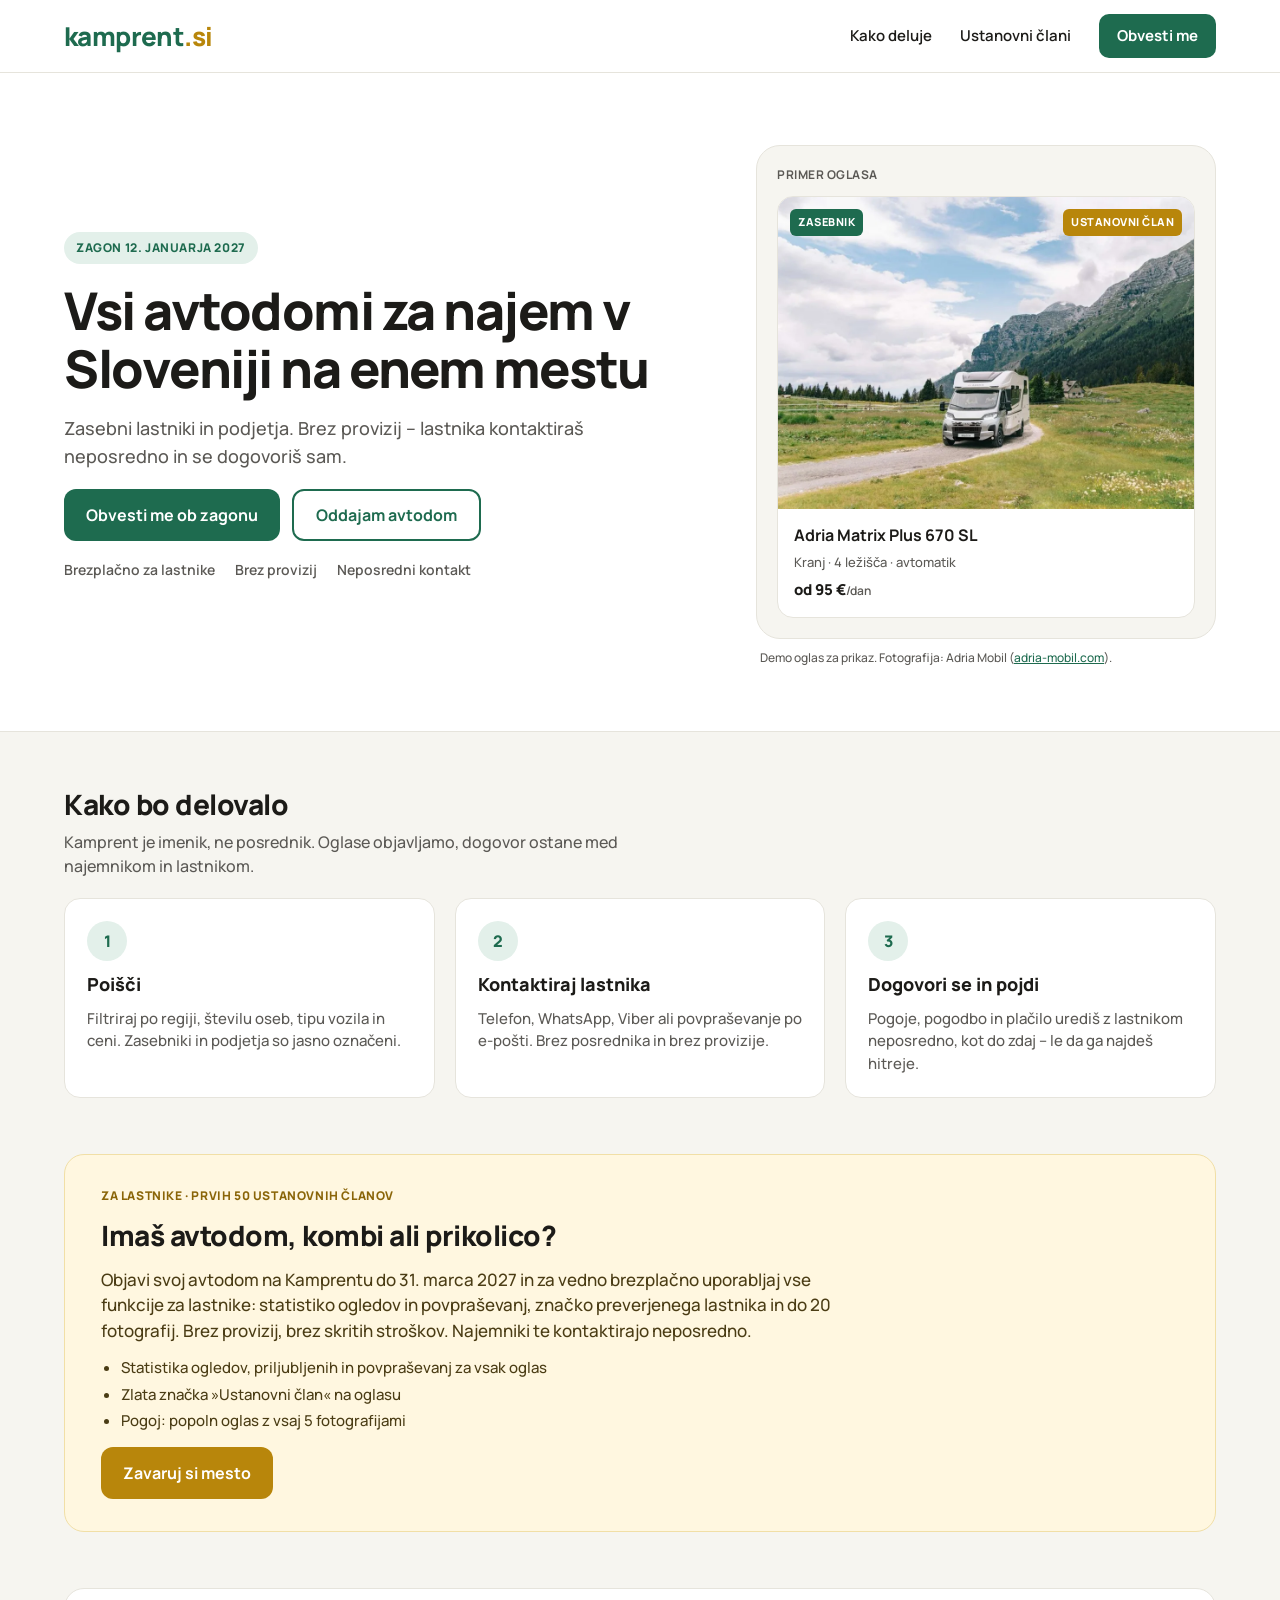
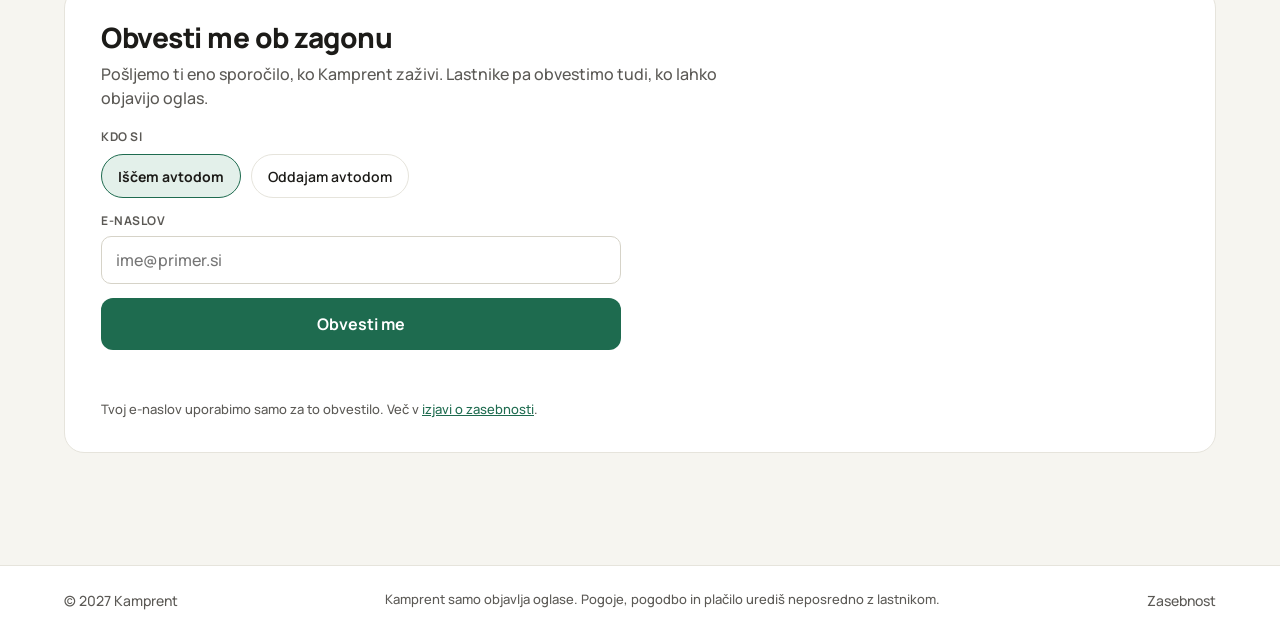
<file: index.html>
<!doctype html>
<html lang="sl">
<head>
<meta charset="utf-8">
<meta name="viewport" content="width=device-width, initial-scale=1">
<title>Kamprent – vsi avtodomi za najem v Sloveniji na enem mestu</title>
<meta name="description" content="Brezplačen imenik avtodomov, kombijev in prikolic za najem v Sloveniji. Brez provizij, lastnika kontaktiraš neposredno. Zagon 12. januarja 2027.">
<link rel="canonical" href="https://kamprent.si/">
<meta property="og:type" content="website">
<meta property="og:locale" content="sl_SI">
<meta property="og:site_name" content="Kamprent">
<meta property="og:title" content="Kamprent – vsi avtodomi za najem v Sloveniji na enem mestu">
<meta property="og:description" content="Brezplačno, brez provizij, neposredni kontakt z lastnikom. Prvih 50 lastnikov postane ustanovni član.">
<meta property="og:url" content="https://kamprent.si/">
<meta name="theme-color" content="#1E6B4F">
<link rel="icon" href="favicon.svg" type="image/svg+xml">
<link rel="preconnect" href="https://fonts.googleapis.com">
<link rel="preconnect" href="https://fonts.gstatic.com" crossorigin>
<link rel="stylesheet" href="https://fonts.googleapis.com/css2?family=Manrope:wght@500;600;700;800&display=swap">
<link rel="stylesheet" href="style.css">
</head>
<body>

<header class="header">
  <div class="container">
    <a class="logo" href="/">kamprent<span>.si</span></a>
    <nav class="nav" aria-label="Glavna navigacija">
      <a class="link" href="#kako">Kako deluje</a>
      <a class="link" href="#clani">Ustanovni člani</a>
      <a class="btn btn-sm" href="#obvestilo">Obvesti me</a>
    </nav>
  </div>
</header>

<main>
  <div class="hero">
    <div class="container">
      <div class="hero-copy">
        <span class="pill">Zagon 12. januarja 2027</span>
        <h1>Vsi avtodomi za najem v Sloveniji na enem mestu</h1>
        <p class="lead">Zasebni lastniki in podjetja. Brez provizij – lastnika kontaktiraš neposredno in se dogovoriš sam.</p>
        <div class="hero-actions">
          <a class="btn" href="#obvestilo">Obvesti me ob zagonu</a>
          <a class="btn btn-outline" href="#clani">Oddajam avtodom</a>
        </div>
        <ul class="facts">
          <li>Brezplačno za lastnike</li>
          <li>Brez provizij</li>
          <li>Neposredni kontakt</li>
        </ul>
      </div>

      <div class="hero-card">
        <div class="sample" aria-hidden="true">
          <span class="sample-label">Primer oglasa</span>
          <div class="card">
            <div class="photo">
              <img src="img/sample-ad.webp" width="960" height="720" alt="">
              <span class="badge private">Zasebnik</span>
              <span class="badge founder">Ustanovni član</span>
            </div>
            <div class="body">
              <span class="title">Adria Matrix Plus 670 SL</span>
              <span class="meta">Kranj · 4 ležišča · avtomatik</span>
              <span class="price">od 95 €<small>/dan</small></span>
            </div>
          </div>
        </div>
        <p class="credit">Demo oglas za prikaz. Fotografija: Adria Mobil (<a href="https://sl.adria-mobil.com/avtodomi/matrix/" rel="noopener">adria-mobil.com</a>).</p>
      </div>
    </div>
  </div>

  <section id="kako">
    <div class="container">
      <div class="section-head">
        <h2>Kako bo delovalo</h2>
        <p>Kamprent je imenik, ne posrednik. Oglase objavljamo, dogovor ostane med najemnikom in lastnikom.</p>
      </div>
      <div class="grid three">
        <div class="panel">
          <span class="step">1</span>
          <h3>Poišči</h3>
          <p>Filtriraj po regiji, številu oseb, tipu vozila in ceni. Zasebniki in podjetja so jasno označeni.</p>
        </div>
        <div class="panel">
          <span class="step">2</span>
          <h3>Kontaktiraj lastnika</h3>
          <p>Telefon, WhatsApp, Viber ali povpraševanje po e-pošti. Brez posrednika in brez provizije.</p>
        </div>
        <div class="panel">
          <span class="step">3</span>
          <h3>Dogovori se in pojdi</h3>
          <p>Pogoje, pogodbo in plačilo urediš z lastnikom neposredno, kot do zdaj – le da ga najdeš hitreje.</p>
        </div>
      </div>
    </div>
  </section>

  <section id="clani">
    <div class="container">
      <div class="founders">
        <span class="eyebrow">Za lastnike · Prvih 50 ustanovnih članov</span>
        <h2>Imaš avtodom, kombi ali prikolico?</h2>
        <p>Objavi svoj avtodom na Kamprentu do 31. marca 2027 in za vedno brezplačno uporabljaj vse funkcije za lastnike: statistiko ogledov in povpraševanj, značko preverjenega lastnika in do 20 fotografij. Brez provizij, brez skritih stroškov. Najemniki te kontaktirajo neposredno.</p>
        <ul>
          <li>Statistika ogledov, priljubljenih in povpraševanj za vsak oglas</li>
          <li>Zlata značka »Ustanovni član« na oglasu</li>
          <li>Pogoj: popoln oglas z vsaj 5 fotografijami</li>
        </ul>
        <div><a class="btn btn-gold" href="#obvestilo">Zavaruj si mesto</a></div>
      </div>
    </div>
  </section>

  <section id="obvestilo">
    <div class="container">
      <div class="signup">
        <div class="section-head" style="margin: 0">
          <h2>Obvesti me ob zagonu</h2>
          <p>Pošljemo ti eno sporočilo, ko Kamprent zaživi. Lastnike pa obvestimo tudi, ko lahko objavijo oglas.</p>
        </div>
        <form id="signup" action="/api/signup" method="post" novalidate>
          <fieldset>
            <legend>Kdo si</legend>
            <label class="choice"><input type="radio" name="role" value="renter" checked><span>Iščem avtodom</span></label>
            <label class="choice"><input type="radio" name="role" value="owner"><span>Oddajam avtodom</span></label>
          </fieldset>
          <label class="field">E-naslov
            <input type="email" name="email" autocomplete="email" inputmode="email" required placeholder="ime@primer.si">
          </label>
          <div class="hp" aria-hidden="true">
            <label>Ne izpolni tega polja <input type="text" name="website" tabindex="-1" autocomplete="off"></label>
          </div>
          <button class="btn" type="submit">Obvesti me</button>
          <p class="status" id="status" role="status" aria-live="polite"></p>
          <p class="note">Tvoj e-naslov uporabimo samo za to obvestilo. Več v <a href="zasebnost.html">izjavi o zasebnosti</a>.</p>
        </form>
      </div>
    </div>
  </section>
</main>

<footer class="footer">
  <div class="container">
    <span>© 2027 Kamprent</span>
    <p class="disclaimer">Kamprent samo objavlja oglase. Pogoje, pogodbo in plačilo urediš neposredno z lastnikom.</p>
    <a href="zasebnost.html">Zasebnost</a>
  </div>
</footer>

<script src="signup.js" defer></script>
</body>
</html>
</file>
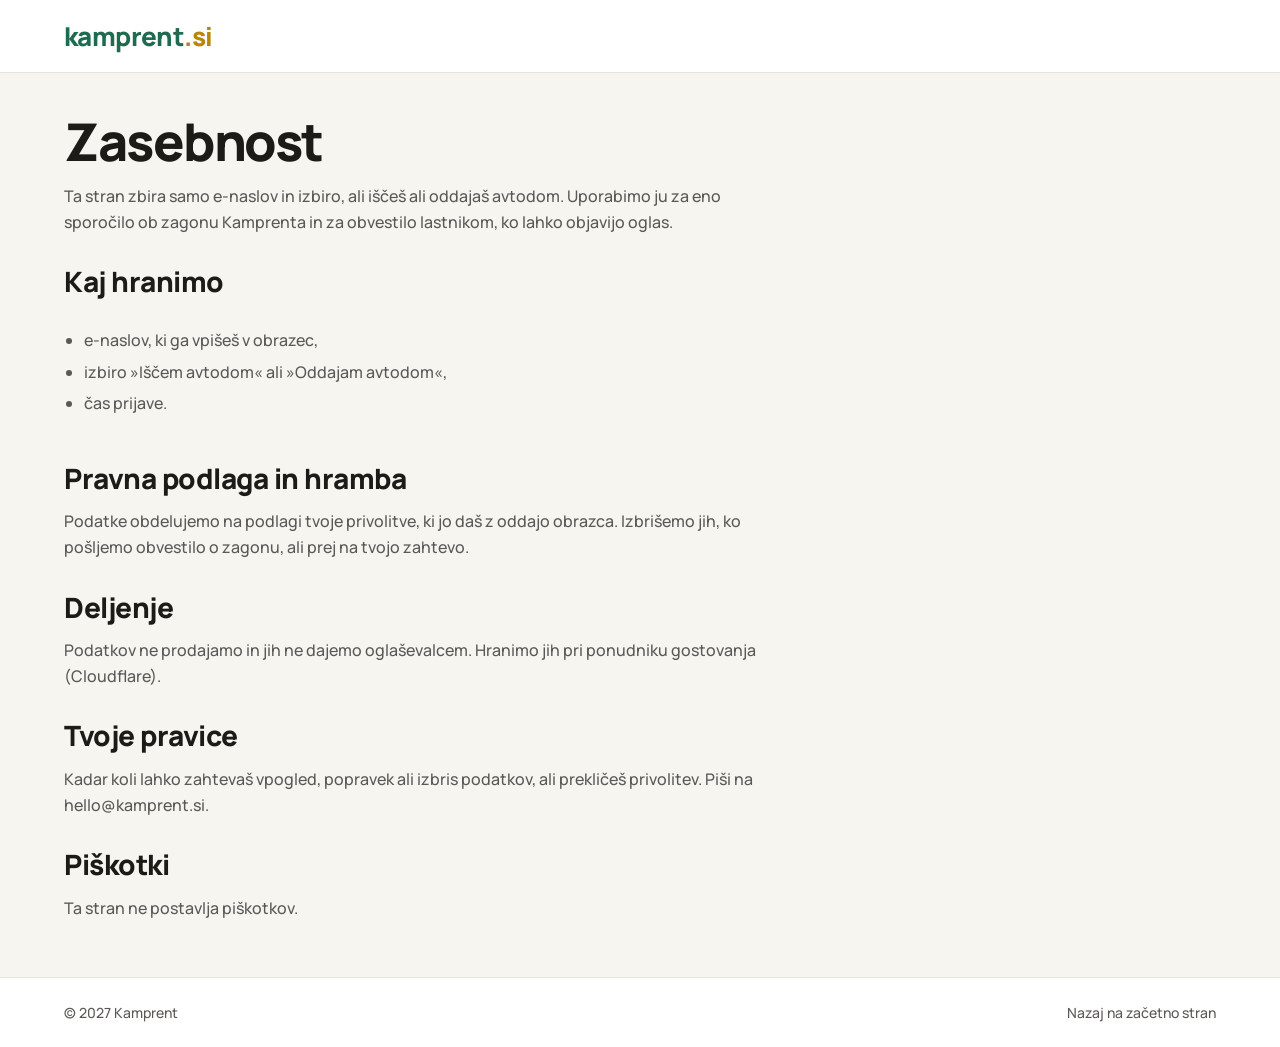
<file: zasebnost.html>
<!doctype html>
<html lang="sl">
<head>
<meta charset="utf-8">
<meta name="viewport" content="width=device-width, initial-scale=1">
<title>Zasebnost – Kamprent</title>
<meta name="description" content="Kako Kamprent uporablja e-naslove, zbrane na pristajalni strani.">
<link rel="canonical" href="https://kamprent.si/zasebnost.html">
<meta name="theme-color" content="#1E6B4F">
<link rel="icon" href="favicon.svg" type="image/svg+xml">
<link rel="preconnect" href="https://fonts.googleapis.com">
<link rel="preconnect" href="https://fonts.gstatic.com" crossorigin>
<link rel="stylesheet" href="https://fonts.googleapis.com/css2?family=Manrope:wght@500;600;700;800&display=swap">
<link rel="stylesheet" href="style.css">
</head>
<body>

<header class="header">
  <div class="container">
    <a class="logo" href="/">kamprent<span>.si</span></a>
  </div>
</header>

<main class="container">
  <div class="legal">
    <h1>Zasebnost</h1>
    <p>Ta stran zbira samo e-naslov in izbiro, ali iščeš ali oddajaš avtodom. Uporabimo ju za eno sporočilo ob zagonu Kamprenta in za obvestilo lastnikom, ko lahko objavijo oglas.</p>

    <h2>Kaj hranimo</h2>
    <ul>
      <li>e-naslov, ki ga vpišeš v obrazec,</li>
      <li>izbiro »Iščem avtodom« ali »Oddajam avtodom«,</li>
      <li>čas prijave.</li>
    </ul>

    <h2>Pravna podlaga in hramba</h2>
    <p>Podatke obdelujemo na podlagi tvoje privolitve, ki jo daš z oddajo obrazca. Izbrišemo jih, ko pošljemo obvestilo o zagonu, ali prej na tvojo zahtevo.</p>

    <h2>Deljenje</h2>
    <p>Podatkov ne prodajamo in jih ne dajemo oglaševalcem. Hranimo jih pri ponudniku gostovanja (Cloudflare).</p>

    <h2>Tvoje pravice</h2>
    <p>Kadar koli lahko zahtevaš vpogled, popravek ali izbris podatkov, ali prekličeš privolitev. Piši na hello@kamprent.si.</p>

    <h2>Piškotki</h2>
    <p>Ta stran ne postavlja piškotkov.</p>
  </div>
</main>

<footer class="footer">
  <div class="container">
    <span>© 2027 Kamprent</span>
    <a href="/">Nazaj na začetno stran</a>
  </div>
</footer>

</body>
</html>
</file>
<file: style.css>
:root {
  --ground: #F6F5F0;
  --surface: #FFFFFF;
  --ink: #1C1B18;
  --muted: #5B5955;
  --faint: #8C877A;
  --line: #E6E4DC;
  --input: #D6D3C8;
  --pine: #1E6B4F;
  --pine-dark: #154F3A;
  --pine-tint: #E3F0EA;
  --gold: #B8860B;
  --gold-dark: #8A6508;
  --gold-tint: #FFF7E0;
  --gold-line: #F1DFA6;
  --gold-text: #4A3C14;
  --danger: #B3261E;
  --photo: #DDD9CC;
}

*, *::before, *::after { box-sizing: border-box; }

html { scroll-behavior: smooth; }

body {
  margin: 0;
  background: var(--ground);
  color: var(--ink);
  font-family: Manrope, system-ui, sans-serif;
  font-weight: 500;
  font-size: 15px;
  line-height: 1.5;
  -webkit-font-smoothing: antialiased;
}

a { color: var(--pine); }
a:hover { color: var(--pine-dark); }

:focus-visible { outline: 3px solid var(--pine); outline-offset: 2px; }

.container { max-width: 1200px; margin: 0 auto; padding: 0 20px; }

.sr-only {
  position: absolute; width: 1px; height: 1px; overflow: hidden;
  clip: rect(0 0 0 0); white-space: nowrap;
}

/* Header */
.header { background: var(--surface); border-bottom: 1px solid var(--line); }
.header .container {
  min-height: 64px; display: flex; align-items: center;
  justify-content: space-between; gap: 16px; flex-wrap: wrap;
}
.logo {
  font-size: 22px; font-weight: 800; letter-spacing: -0.6px;
  color: var(--pine); text-decoration: none;
}
.logo span { color: var(--gold); }
.nav { display: flex; align-items: center; gap: 28px; }
.nav a.link { font-size: 15px; font-weight: 600; color: var(--ink); text-decoration: none; display: none; }
.nav a.link:hover { color: var(--pine); }

/* Buttons */
.btn {
  display: inline-flex; align-items: center; justify-content: center; gap: 8px;
  height: 52px; padding: 0 22px; border: 0; border-radius: 12px;
  background: var(--pine); color: #fff; font: inherit; font-size: 16px; font-weight: 700;
  text-decoration: none; cursor: pointer;
}
.btn:hover { background: var(--pine-dark); color: #fff; }
.btn-sm { height: 44px; padding: 0 18px; font-size: 15px; border-radius: 10px; }
.btn-gold { background: var(--gold); }
.btn-gold:hover { background: var(--gold-dark); }
.btn[disabled] { opacity: 0.6; cursor: wait; }

/* Hero */
.hero { background: var(--surface); border-bottom: 1px solid var(--line); }
.hero .container {
  padding-top: 40px; padding-bottom: 44px;
  display: flex; flex-wrap: wrap; gap: 40px; align-items: center;
}
.hero-copy { flex: 1 1 440px; display: flex; flex-direction: column; gap: 18px; }
.pill {
  align-self: flex-start; font-size: 12px; font-weight: 800; text-transform: uppercase;
  letter-spacing: 0.6px; padding: 7px 12px; border-radius: 99px;
  background: var(--pine-tint); color: var(--pine);
}
h1 { margin: 0; font-size: 34px; line-height: 1.1; font-weight: 800; letter-spacing: -0.8px; }
h2 { margin: 0; font-size: 22px; line-height: 1.2; font-weight: 800; letter-spacing: -0.3px; }
.lead { margin: 0; font-size: 17px; line-height: 1.55; color: var(--muted); max-width: 540px; }
.facts {
  display: flex; flex-wrap: wrap; gap: 6px 20px; padding: 0; margin: 0; list-style: none;
  font-size: 14px; font-weight: 600; color: var(--muted);
}
.hero-actions { display: flex; flex-wrap: wrap; gap: 12px; }
.btn-outline { background: var(--surface); color: var(--pine); border: 2px solid var(--pine); }
.btn-outline:hover { background: var(--pine-tint); color: var(--pine-dark); }

/* Sample listing card */
.hero-card { flex: 1 1 340px; max-width: 460px; }
.sample {
  background: var(--ground); border: 1px solid var(--line); border-radius: 24px; padding: 20px;
  display: flex; flex-direction: column; gap: 12px;
}
.sample-label { font-size: 12px; font-weight: 700; text-transform: uppercase; letter-spacing: 0.5px; color: var(--muted); }
.card { display: flex; flex-direction: column; background: var(--surface); border: 1px solid var(--line); border-radius: 16px; overflow: hidden; }
.card .photo {
  aspect-ratio: 4 / 3; background: var(--photo); position: relative; overflow: hidden;
}
.card .photo img { display: block; width: 100%; height: 100%; object-fit: cover; }
.credit { margin: 10px 4px 0; font-size: 12px; color: var(--muted); }
.badge {
  position: absolute; top: 12px; left: 12px; font-size: 11px; font-weight: 800;
  letter-spacing: 0.5px; text-transform: uppercase; padding: 5px 8px; border-radius: 6px; color: #fff;
}
.badge.private { background: var(--pine); }
.badge.company { background: var(--ink); }
.badge.founder { left: auto; right: 12px; background: var(--gold); }
.card .body { padding: 14px 16px 16px; display: flex; flex-direction: column; gap: 6px; }
.card .title { font-size: 16px; font-weight: 700; }
.card .meta { font-size: 13px; color: var(--muted); }
.card .price { font-size: 15px; font-weight: 800; }
.card .price small { font-size: 12px; font-weight: 600; color: var(--muted); }

/* Sections */
section { padding: 40px 0 0; }
section:last-of-type { padding-bottom: 56px; }
.section-head { display: flex; flex-direction: column; gap: 8px; margin-bottom: 20px; }
.section-head p { margin: 0; color: var(--muted); font-size: 16px; max-width: 640px; }

.grid { display: grid; gap: 16px; grid-template-columns: 1fr; }
.panel { background: var(--surface); border: 1px solid var(--line); border-radius: 16px; padding: 22px; display: flex; flex-direction: column; gap: 10px; }
.panel h3 { margin: 0; font-size: 18px; font-weight: 800; }
.panel p { margin: 0; color: var(--muted); font-size: 15px; line-height: 1.5; }
.step {
  width: 40px; height: 40px; border-radius: 99px; background: var(--pine-tint); color: var(--pine);
  font-weight: 800; font-size: 16px; display: flex; align-items: center; justify-content: center;
}

/* Founders */
.founders {
  background: var(--gold-tint); border: 1px solid var(--gold-line); border-radius: 20px;
  padding: 24px; display: flex; flex-direction: column; gap: 14px;
}
.founders .eyebrow { font-size: 12px; font-weight: 800; color: var(--gold-dark); text-transform: uppercase; letter-spacing: 0.6px; }
.founders p { margin: 0; font-size: 17px; line-height: 1.5; color: var(--gold-text); max-width: 760px; }
.founders ul { margin: 0; padding-left: 20px; color: var(--gold-text); display: flex; flex-direction: column; gap: 4px; }

/* Signup */
.signup { background: var(--surface); border: 1px solid var(--line); border-radius: 20px; padding: 24px; display: flex; flex-direction: column; gap: 18px; }
form { display: flex; flex-direction: column; gap: 14px; max-width: 520px; }
fieldset { border: 0; padding: 0; margin: 0; display: flex; flex-wrap: wrap; gap: 10px; }
legend, label.field { font-size: 12px; font-weight: 700; text-transform: uppercase; letter-spacing: 0.5px; color: var(--muted); }
legend { margin-bottom: 8px; padding: 0; }
.choice { position: relative; }
.choice input { position: absolute; opacity: 0; inset: 0; }
.choice span {
  display: flex; align-items: center; height: 44px; padding: 0 16px; border-radius: 99px;
  background: var(--surface); border: 1px solid var(--line); font-size: 14px; font-weight: 600; color: var(--ink); cursor: pointer;
}
.choice input:checked + span { background: var(--pine-tint); border-color: var(--pine); font-weight: 700; }
.choice input:focus-visible + span { outline: 3px solid var(--pine); outline-offset: 2px; }
label.field { display: flex; flex-direction: column; gap: 6px; }
input[type="email"] {
  height: 48px; padding: 0 14px; border: 1px solid var(--input); border-radius: 10px;
  font: inherit; font-size: 16px; font-weight: 500; color: var(--ink); background: var(--surface);
  text-transform: none; letter-spacing: normal;
}
.hp { position: absolute; left: -9999px; }
.note { font-size: 13px; color: var(--muted); margin: 0; }
.status { font-size: 15px; font-weight: 600; margin: 0; min-height: 22px; }
.status.ok { color: var(--pine); }
.status.err { color: var(--danger); }

/* Footer */
.footer { margin-top: 56px; background: var(--surface); border-top: 1px solid var(--line); }
.footer .container {
  padding-top: 24px; padding-bottom: 24px; display: flex; flex-wrap: wrap;
  gap: 12px 28px; justify-content: space-between; font-size: 14px; color: var(--muted);
}
.footer a { color: var(--muted); text-decoration: none; }
.footer a:hover { color: var(--pine); }
.disclaimer { font-size: 13px; color: var(--muted); margin: 0; }

/* Legal page */
.legal { max-width: 720px; padding-top: 40px; display: flex; flex-direction: column; gap: 14px; }
.legal h2 { margin-top: 16px; }
.legal p, .legal li { color: var(--muted); font-size: 16px; line-height: 1.6; margin: 0; }
.legal ul { padding-left: 20px; display: flex; flex-direction: column; gap: 6px; }

@media (min-width: 900px) {
  .container { padding: 0 24px; }
  .header .container { min-height: 72px; }
  .logo { font-size: 26px; }
  .nav a.link { display: inline; }
  h1 { font-size: 52px; letter-spacing: -1.5px; }
  h2 { font-size: 28px; letter-spacing: -0.5px; }
  .hero .container { padding-top: 72px; padding-bottom: 64px; gap: 48px; }
  .lead { font-size: 18px; }
  section { padding-top: 56px; }
  .grid.three { grid-template-columns: repeat(3, minmax(0, 1fr)); gap: 20px; }
  .grid.two { grid-template-columns: repeat(2, minmax(0, 1fr)); gap: 20px; }
  .founders, .signup { padding: 32px 36px; }
}
</file>
